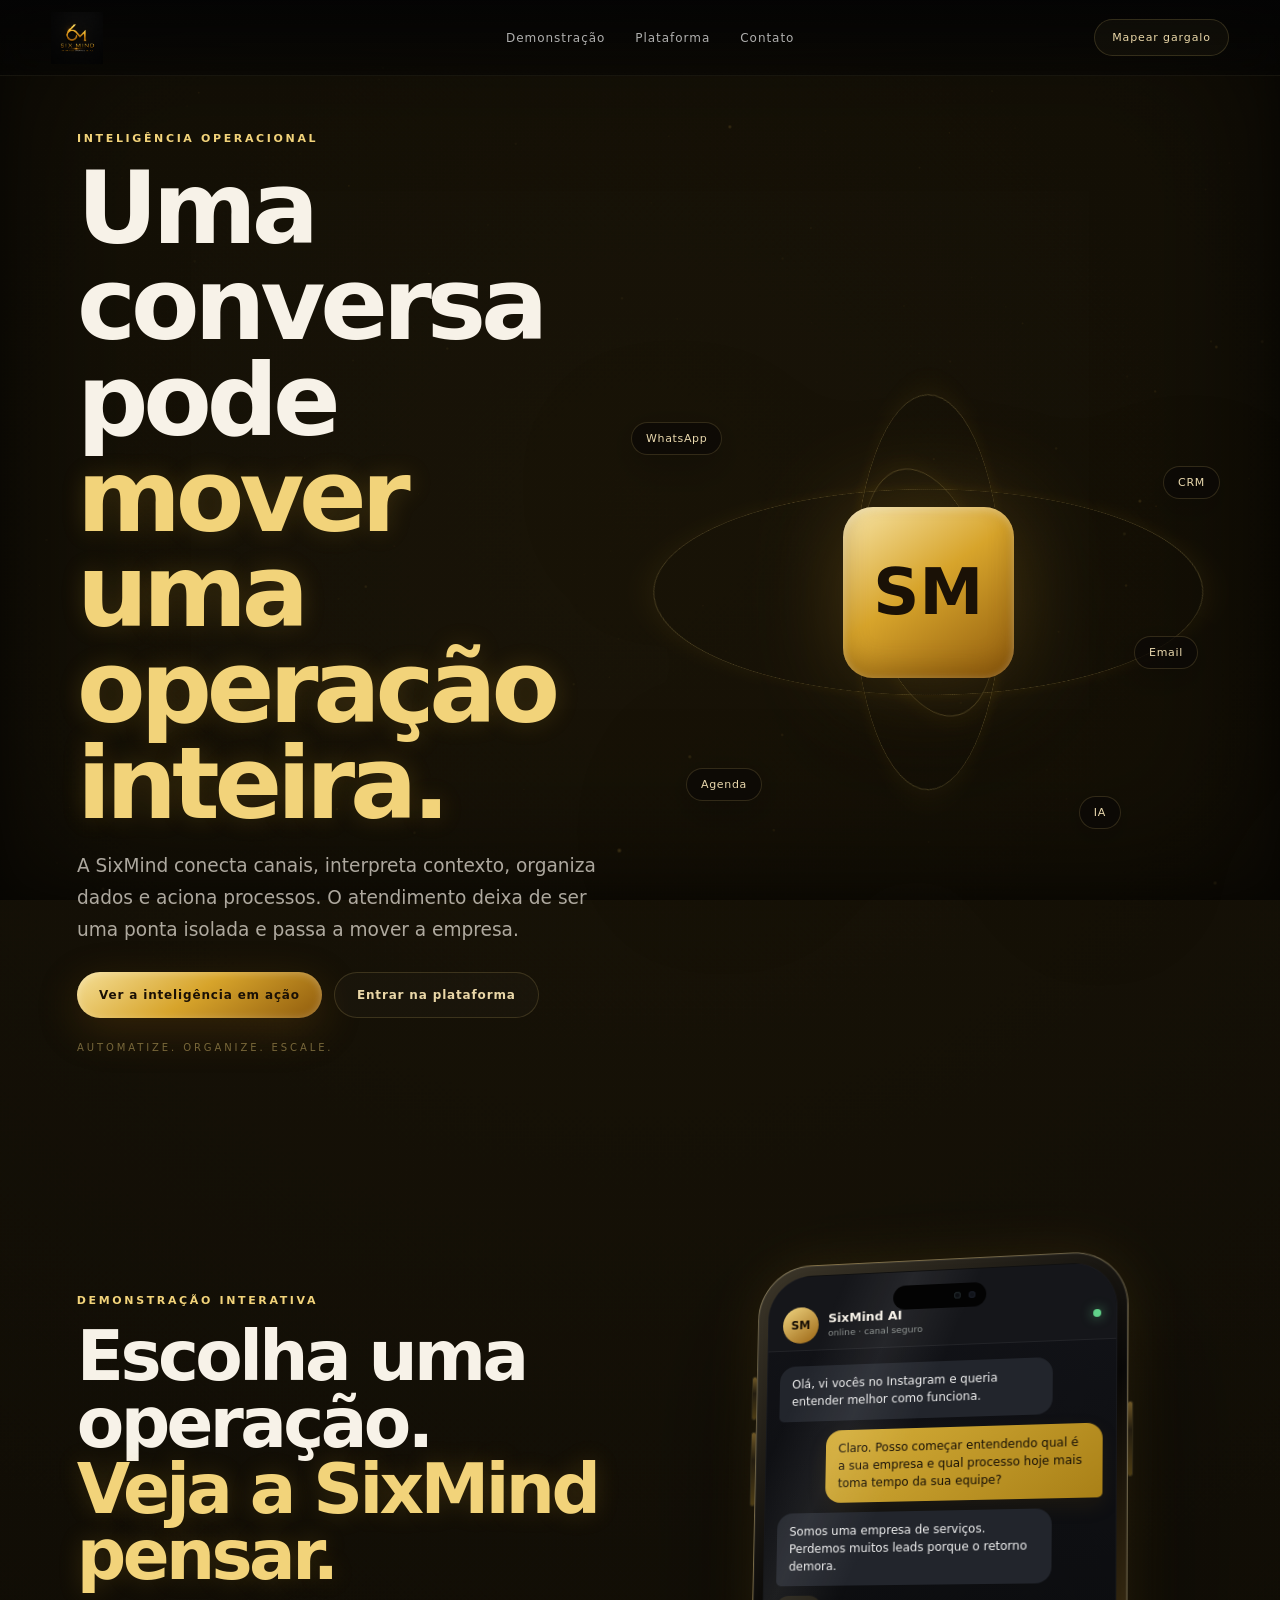
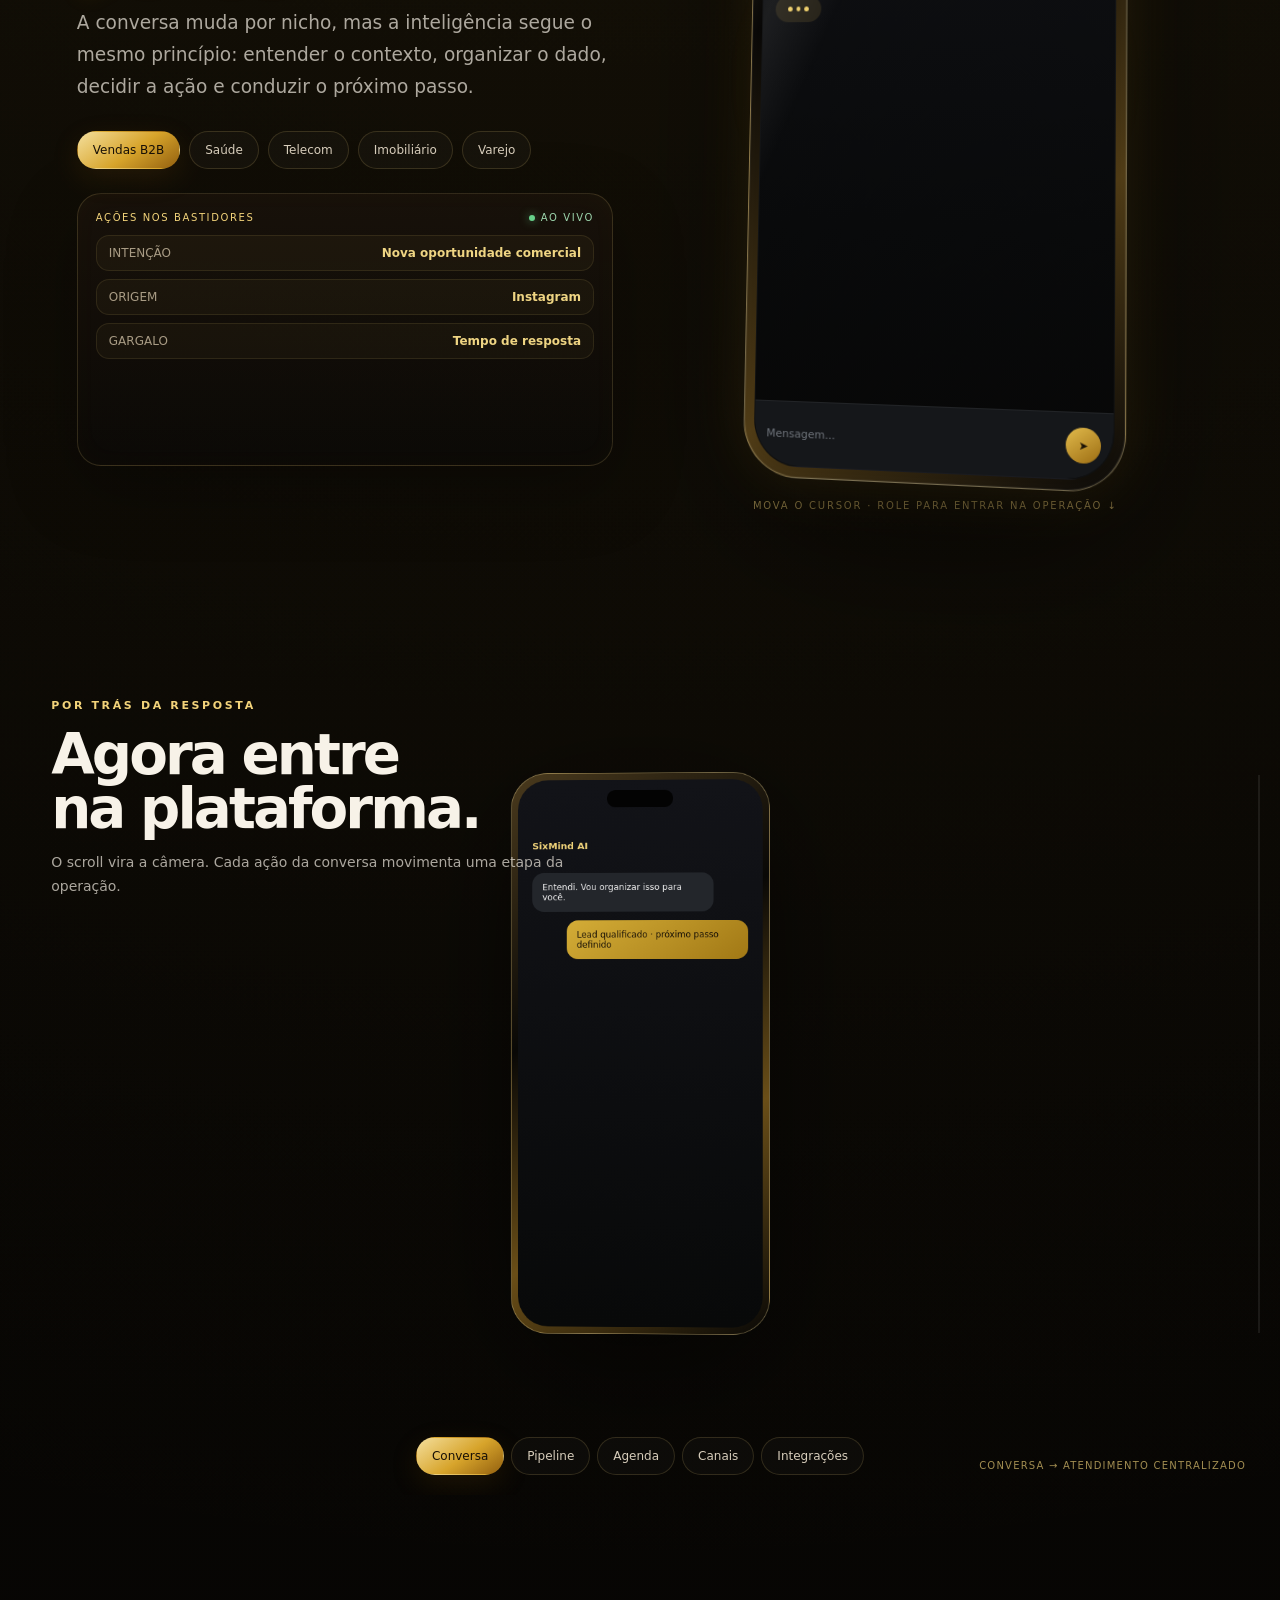
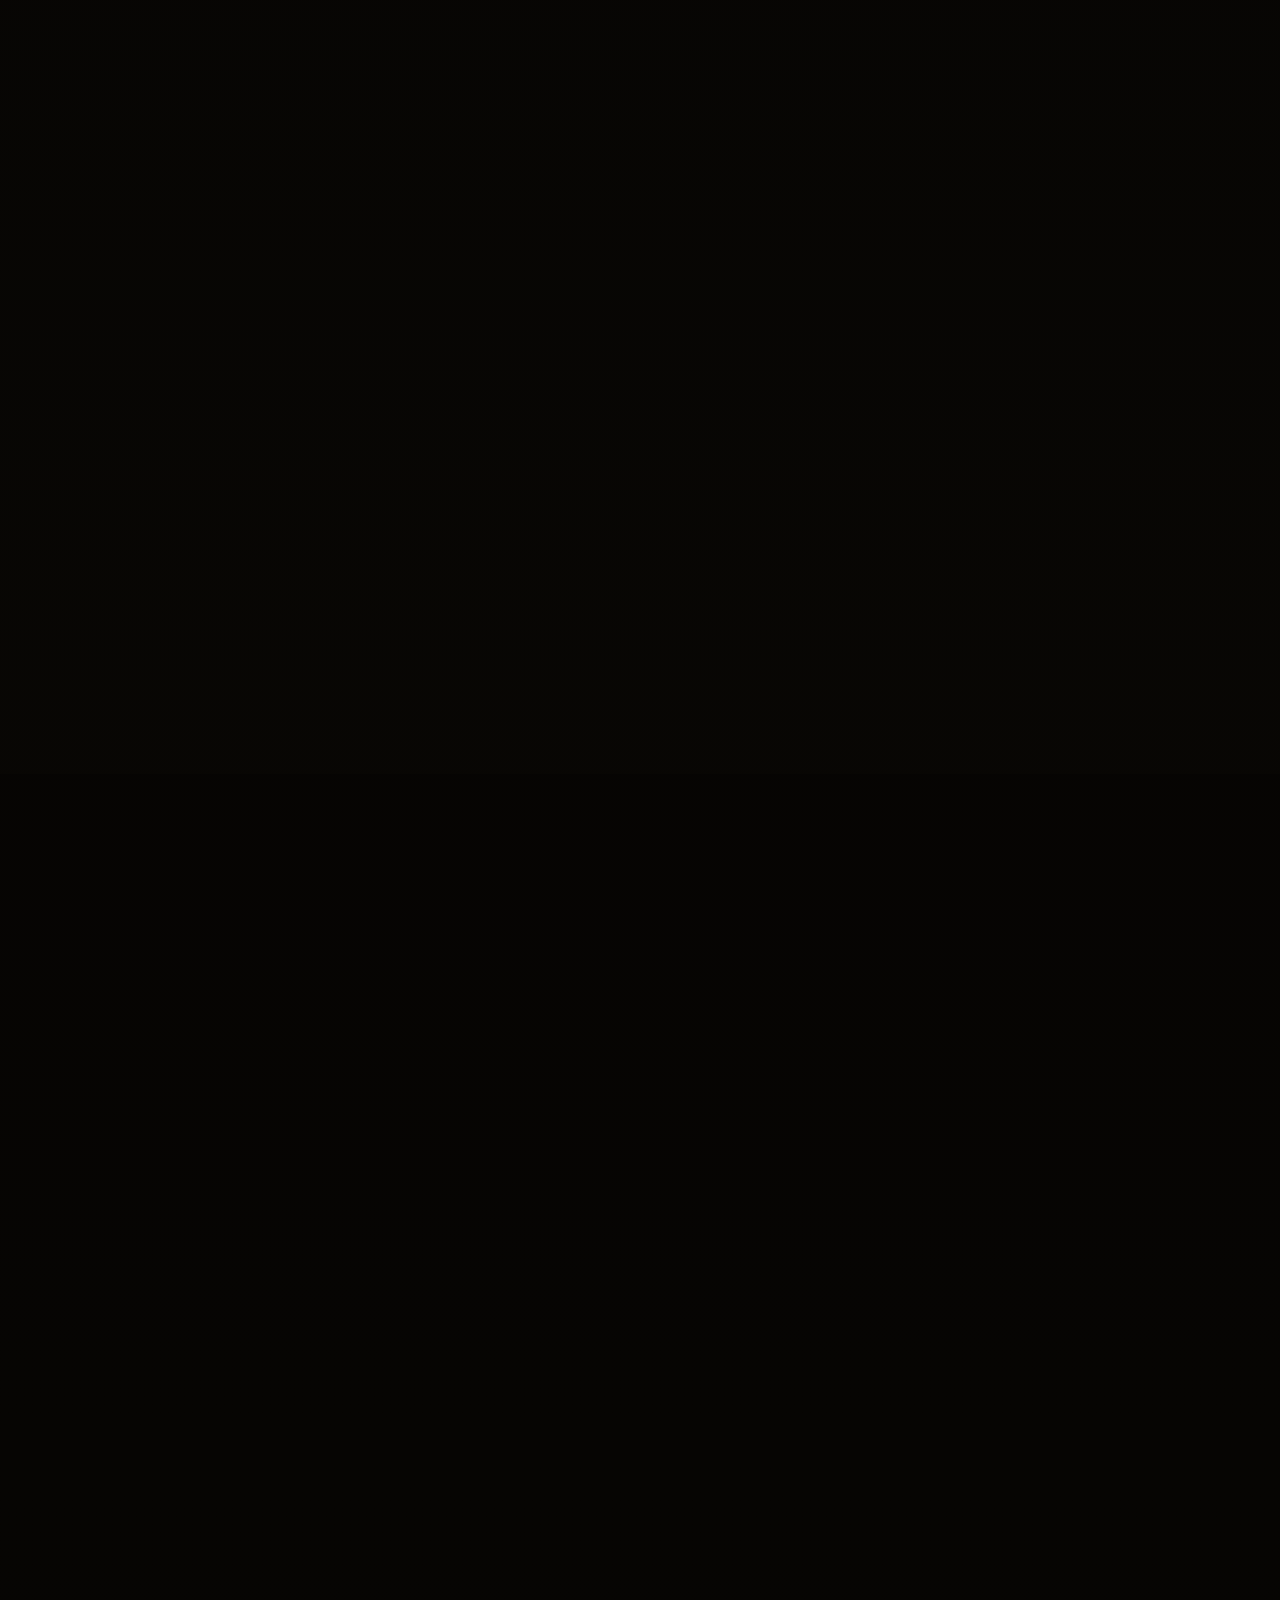
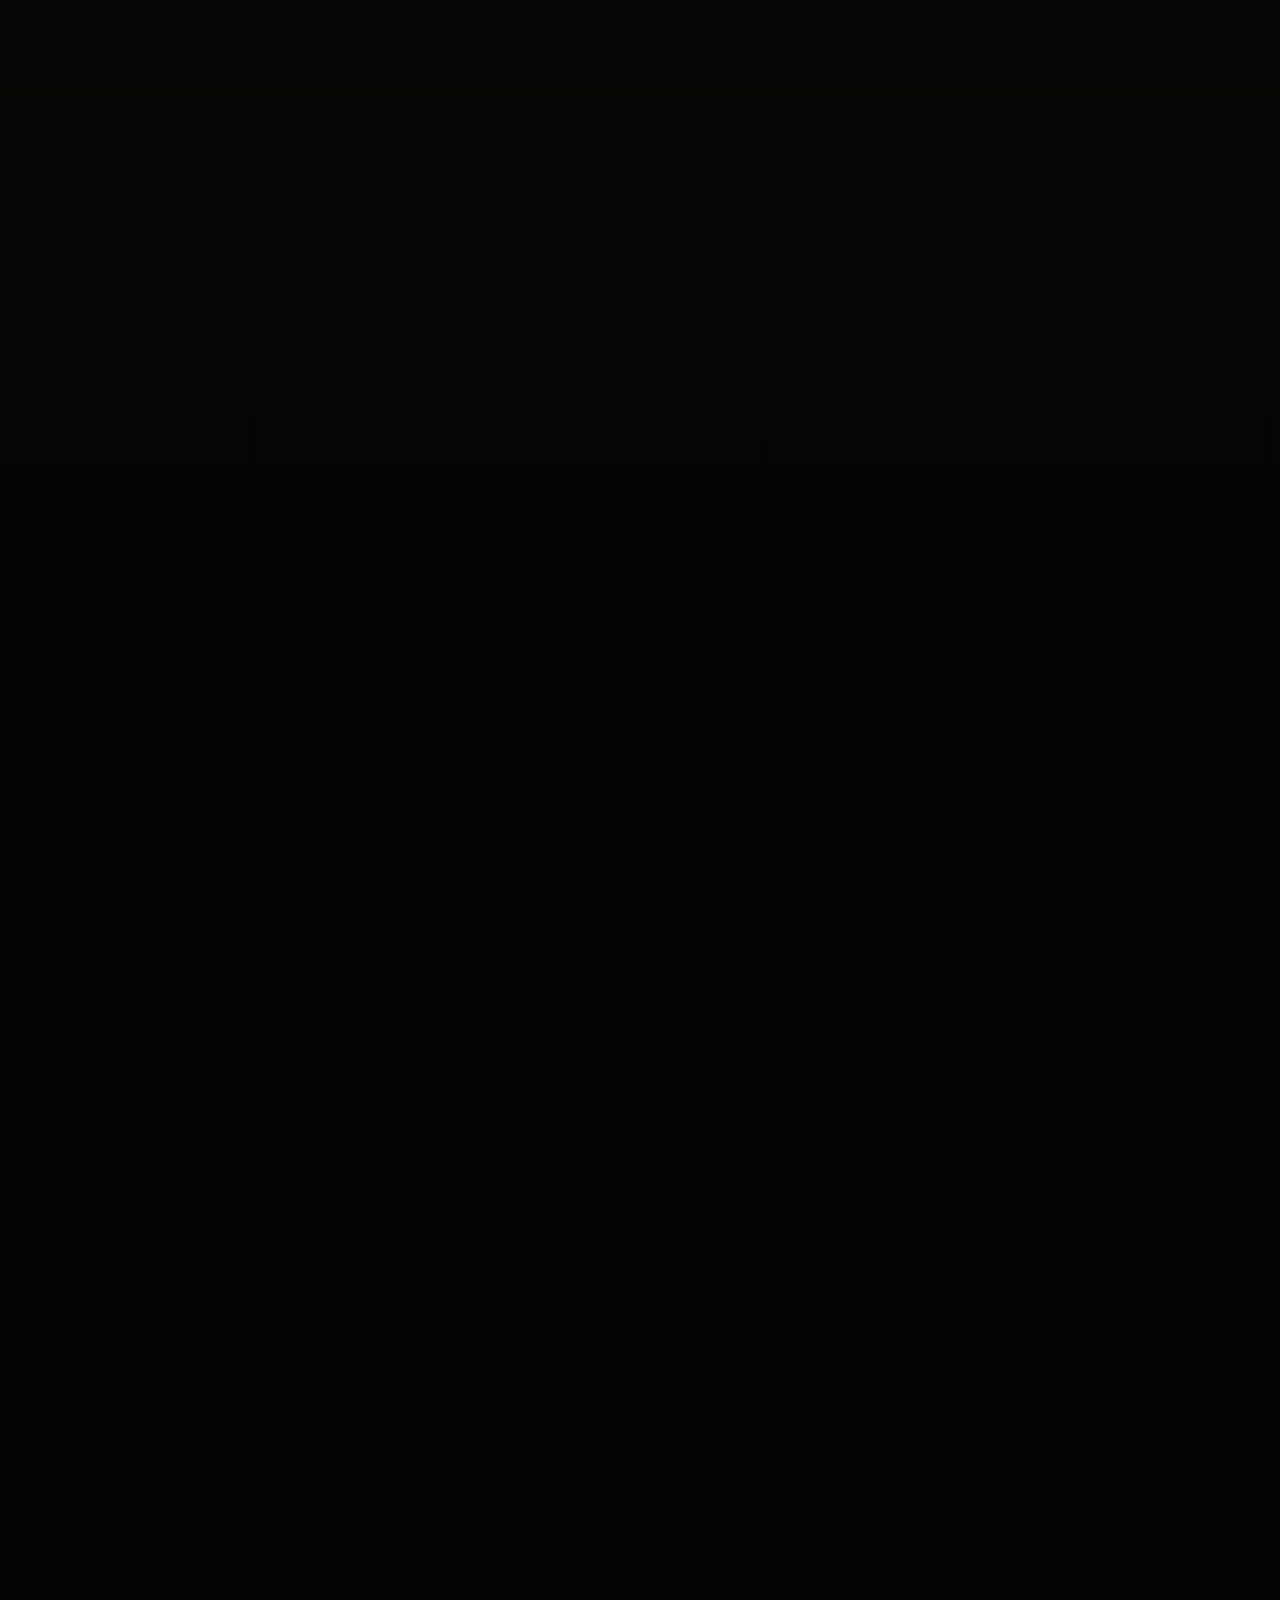
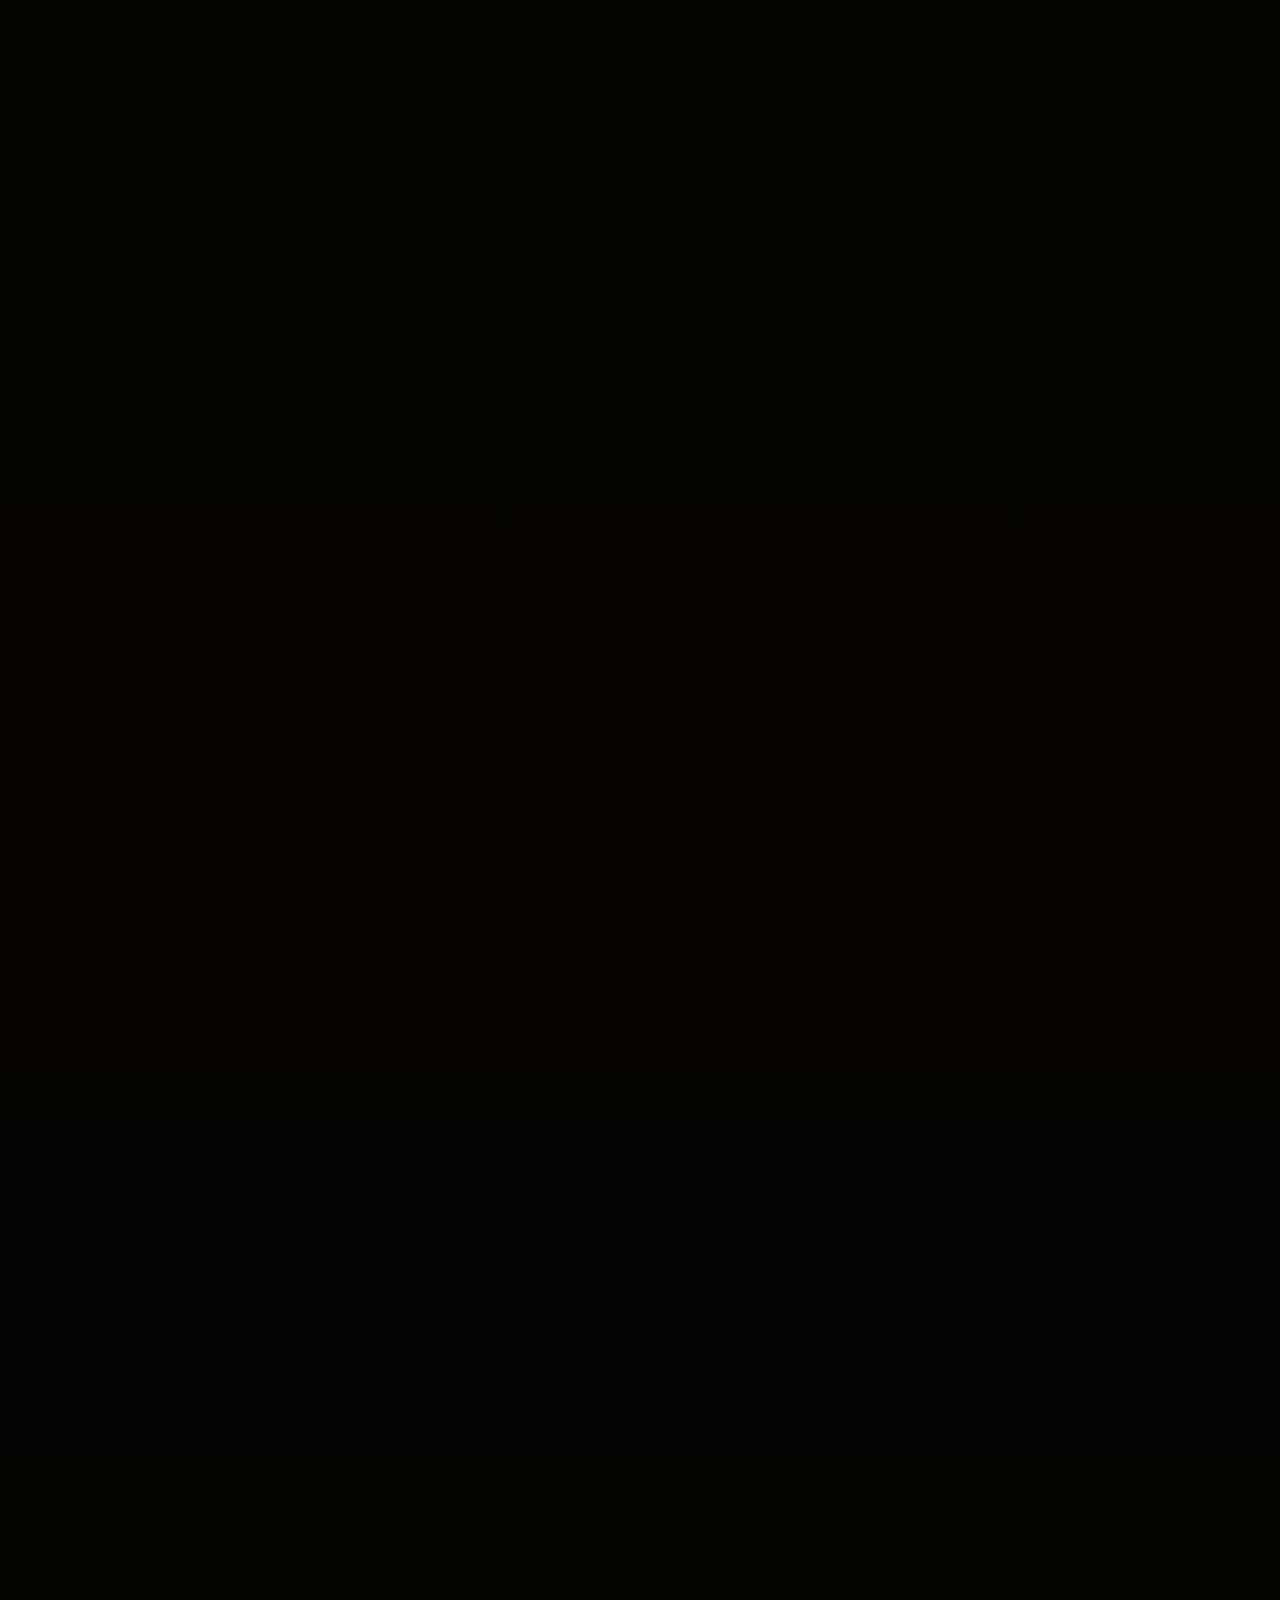
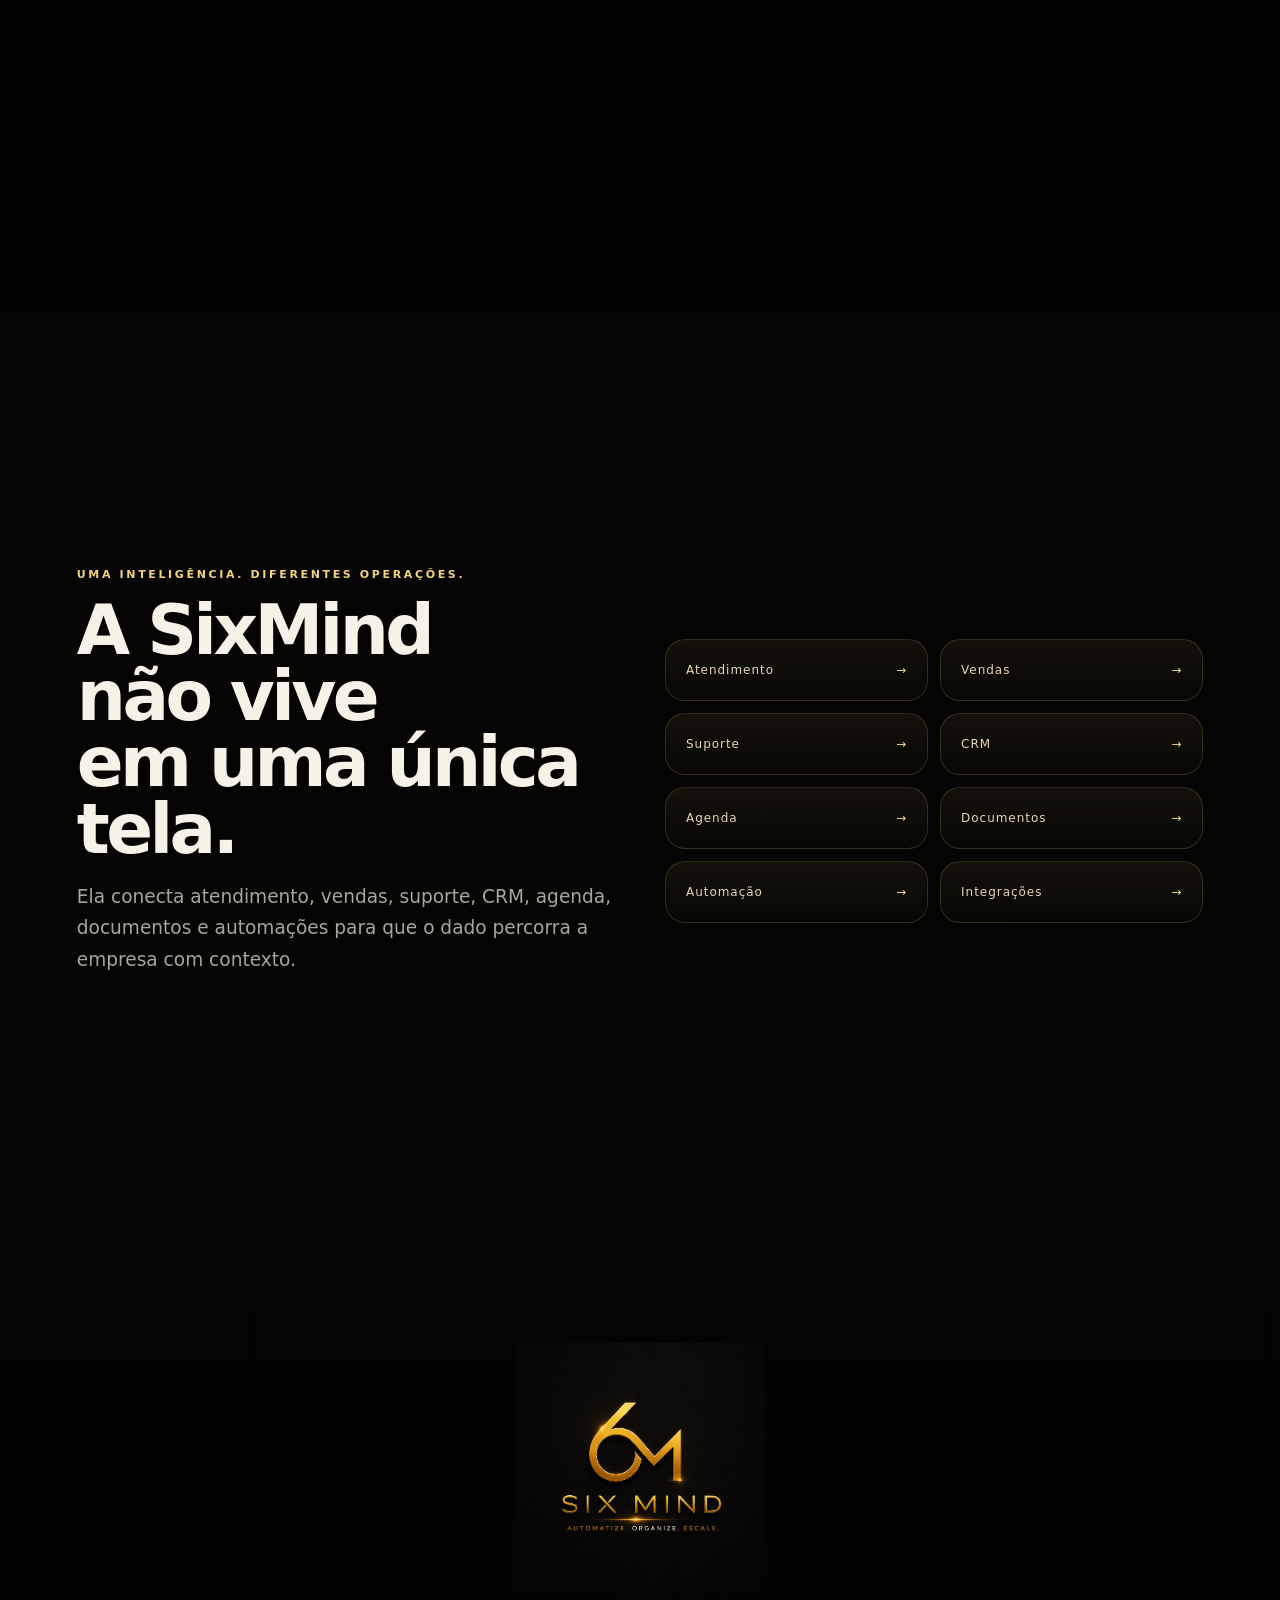
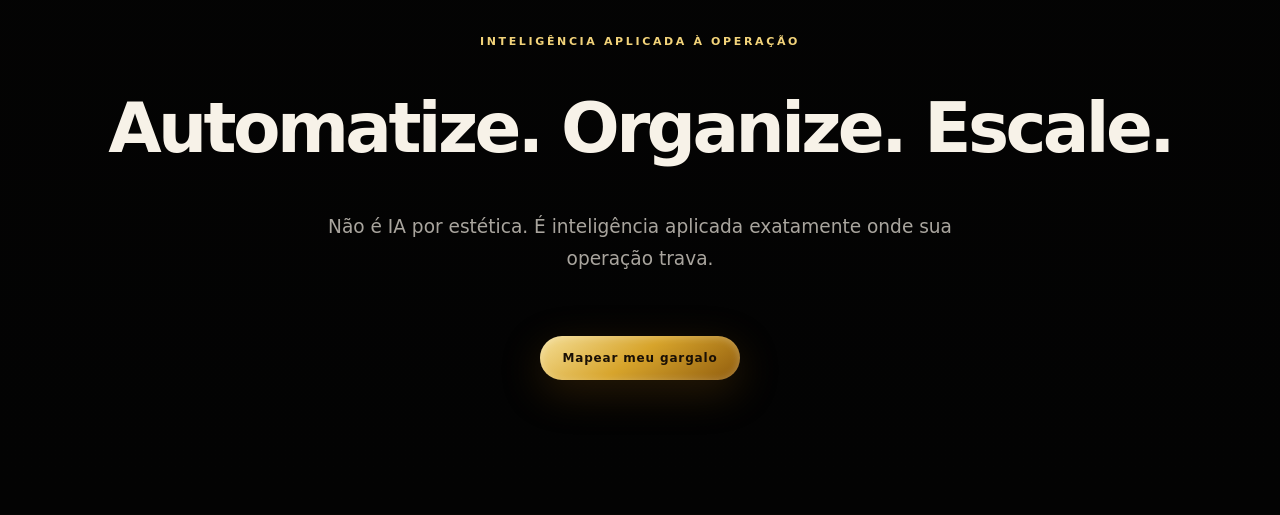
<file: sixmind-v4-cinematic/index.html>
<!doctype html>
<html lang="pt-BR">
<head>
  <meta charset="UTF-8" />
  <meta name="viewport" content="width=device-width, initial-scale=1.0" />
  <meta name="theme-color" content="#050505" />
  <meta name="description" content="SixMind — inteligência operacional que conecta dados, atendimento, pipeline, agenda, canais e integrações." />
  <title>SixMind — Inteligência que move operações</title>
  <link rel="stylesheet" href="src/style.css" />
</head>
<body>
  <canvas id="webgl" aria-hidden="true"></canvas>
  <canvas id="dataFlow" aria-hidden="true"></canvas>
  <div class="grain" aria-hidden="true"></div>
  <div class="vignette" aria-hidden="true"></div>

  <header class="nav" id="nav">
    <a href="#hero" class="brand" aria-label="SixMind - início">
      <img src="assets/logo-sixmind.png" alt="SixMind" />
    </a>
    <nav>
      <a href="#demo">Demonstração</a>
      <a href="#journey">Plataforma</a>
      <a href="#cta">Contato</a>
    </nav>
    <a href="#cta" class="nav-cta">Mapear gargalo</a>
  </header>

  <main>
    <section id="hero" class="hero section">
      <div class="hero-copy reveal">
        <div class="eyebrow">INTELIGÊNCIA OPERACIONAL</div>
        <h1>Uma conversa pode<br><span>mover uma operação inteira.</span></h1>
        <p>
          A SixMind conecta canais, interpreta contexto, organiza dados e aciona processos.
          O atendimento deixa de ser uma ponta isolada e passa a mover a empresa.
        </p>
        <div class="hero-actions">
          <a href="#demo" class="btn primary">Ver a inteligência em ação</a>
          <a href="#journey" class="btn ghost">Entrar na plataforma</a>
        </div>
        <div class="tagline">AUTOMATIZE. ORGANIZE. ESCALE.</div>
      </div>

      <div class="hero-system reveal" aria-hidden="true">
        <div class="system-orbit orbit-1"></div>
        <div class="system-orbit orbit-2"></div>
        <div class="system-orbit orbit-3"></div>
        <div class="system-core">SM</div>
        <div class="hero-node n-whatsapp">WhatsApp</div>
        <div class="hero-node n-crm">CRM</div>
        <div class="hero-node n-agenda">Agenda</div>
        <div class="hero-node n-ai">IA</div>
        <div class="hero-node n-email">Email</div>
      </div>
    </section>

    <section id="demo" class="demo section">
      <div class="demo-copy">
        <div class="eyebrow">DEMONSTRAÇÃO INTERATIVA</div>
        <h2>Escolha uma operação.<br><span>Veja a SixMind pensar.</span></h2>
        <p>
          A conversa muda por nicho, mas a inteligência segue o mesmo princípio:
          entender o contexto, organizar o dado, decidir a ação e conduzir o próximo passo.
        </p>

        <div class="scenario-tabs" role="tablist" aria-label="Cenários de demonstração">
          <button class="active" data-scenario="b2b">Vendas B2B</button>
          <button data-scenario="saude">Saúde</button>
          <button data-scenario="telecom">Telecom</button>
          <button data-scenario="imob">Imobiliário</button>
          <button data-scenario="varejo">Varejo</button>
        </div>

        <div class="logic-panel">
          <div class="logic-head">
            <span>AÇÕES NOS BASTIDORES</span>
            <span id="logicStatus" class="status-live">AO VIVO</span>
          </div>
          <div id="logicFeed" class="logic-feed" aria-live="polite"></div>
        </div>
      </div>

      <div class="phone-zone">
        <div class="phone-halo"></div>
        <div class="phone" id="demoPhone">
          <div class="phone-side left-side side-top"></div>
          <div class="phone-side left-side side-bottom"></div>
          <div class="phone-side right-side power"></div>
          <div class="phone-shell">
            <div class="phone-glass">
              <div class="dynamic-island">
                <span></span><i></i>
              </div>
              <div class="chat-header">
                <div class="chat-avatar">SM</div>
                <div>
                  <strong>SixMind AI</strong>
                  <small>online · canal seguro</small>
                </div>
                <span class="online-dot"></span>
              </div>
              <div id="chat" class="chat" aria-live="polite"></div>
              <div class="chat-composer">
                <span>Mensagem...</span>
                <button aria-label="Enviar mensagem">➤</button>
              </div>
              <div class="glass-reflection"></div>
            </div>
          </div>
        </div>
        <div class="phone-instruction">MOVA O CURSOR · ROLE PARA ENTRAR NA OPERAÇÃO ↓</div>
      </div>
    </section>

    <section id="journey" class="journey">
      <div class="journey-stage" id="journeyStage">
        <div class="journey-copy" id="journeyCopy">
          <div class="eyebrow">POR TRÁS DA RESPOSTA</div>
          <h2>Agora entre<br>na plataforma.</h2>
          <p>O scroll vira a câmera. Cada ação da conversa movimenta uma etapa da operação.</p>
        </div>

        <div class="cinema" id="cinema">
          <div class="portal-phone" id="portalPhone">
            <div class="portal-shell">
              <div class="portal-glass">
                <div class="portal-island"></div>
                <div class="portal-title">SixMind AI</div>
                <div class="portal-bubble">Entendi. Vou organizar isso para você.</div>
                <div class="portal-bubble gold">Lead qualificado · próximo passo definido</div>
              </div>
            </div>
          </div>

          <div class="screen-tunnel" id="screenTunnel" aria-hidden="true">
            <div class="tunnel-line l1"></div>
            <div class="tunnel-line l2"></div>
            <div class="tunnel-line l3"></div>
            <div class="tunnel-line l4"></div>
          </div>

          <div class="platform-stage" id="platformStage">
            <article class="platform-scene active" data-scene="0" data-name="Conversas">
              <div class="screen-wrap screen-conversations">
                <img src="assets/platform-conversas.png" alt="Central de conversas da plataforma SixMind" decoding="async" />
              </div>
              <div class="scene-caption">
                <span class="scene-num">01</span>
                <div><strong>Atendimento centralizado</strong><small>Todos os canais convergem para a mesma operação.</small></div>
              </div>
              <div class="action-chip chip-a">mensagem recebida</div>
              <div class="action-chip chip-b">intenção identificada</div>
            </article>

            <article class="platform-scene" data-scene="1" data-name="Pipeline">
              <div class="screen-wrap screen-pipeline">
                <img src="assets/platform-pipeline.png" alt="Pipeline inteligente da plataforma SixMind" loading="lazy" decoding="async" />
              </div>
              <div class="scene-caption">
                <span class="scene-num">02</span>
                <div><strong>Pipeline inteligente</strong><small>O contato avança conforme contexto, intenção e próxima ação.</small></div>
              </div>
              <div class="action-chip chip-a">lead criado</div>
              <div class="action-chip chip-b">etapa atualizada</div>
            </article>

            <article class="platform-scene" data-scene="2" data-name="Agenda">
              <div class="screen-wrap screen-agenda">
                <img src="assets/platform-agenda.png" alt="Agendamentos cadastrados por IA na plataforma SixMind" loading="lazy" decoding="async" />
              </div>
              <div class="scene-caption">
                <span class="scene-num">03</span>
                <div><strong>Agendamentos por IA</strong><small>A conversa evolui para compromisso sem quebrar o fluxo.</small></div>
              </div>
              <div class="action-chip chip-a">disponibilidade consultada</div>
              <div class="action-chip chip-b">horário confirmado</div>
            </article>

            <article class="platform-scene" data-scene="3" data-name="Canais">
              <div class="screen-wrap screen-channels">
                <img src="assets/platform-canais.png" alt="Canais disponíveis para conexão na SixMind" loading="lazy" decoding="async" />
              </div>
              <div class="scene-caption">
                <span class="scene-num">04</span>
                <div><strong>Canais conectados</strong><small>WhatsApp, Instagram, Messenger, Telegram, voz, email e webchat.</small></div>
              </div>
              <div class="action-chip chip-a">origem preservada</div>
              <div class="action-chip chip-b">contexto unificado</div>
            </article>

            <article class="platform-scene integrations" data-scene="4" data-name="Integrações">
              <div class="integration-grid">
                <img src="assets/platform-integracoes-1.png" alt="Integrações SixMind - modelos e automação" loading="lazy" decoding="async" />
                <img src="assets/platform-integracoes-2.png" alt="Integrações SixMind - comunicação e modelos" loading="lazy" decoding="async" />
                <img src="assets/platform-integracoes-3.png" alt="Integrações SixMind - produtividade e dados" loading="lazy" decoding="async" />
                <img src="assets/platform-integracoes-4.png" alt="Integrações SixMind - pagamentos e dados" loading="lazy" decoding="async" />
              </div>
              <div class="scene-caption">
                <span class="scene-num">05</span>
                <div><strong>Integrações e inteligência</strong><small>Modelos, automações, dados, comunicação e ferramentas externas.</small></div>
              </div>
              <div class="action-chip chip-a">ação externa disparada</div>
              <div class="action-chip chip-b">ecossistema conectado</div>
            </article>
          </div>

          <div class="flow-nodes" id="flowNodes" aria-hidden="true">
            <span data-node="chat">CHAT</span>
            <span data-node="pipeline">PIPELINE</span>
            <span data-node="agenda">AGENDA</span>
            <span data-node="channels">CANAIS</span>
            <span data-node="integrations">INTEGRAÇÕES</span>
          </div>
        </div>

        <div class="journey-progress"><span id="journeyProgress"></span></div>
        <div class="journey-nav" id="journeyNav">
          <button class="active" data-step="0">Conversa</button>
          <button data-step="1">Pipeline</button>
          <button data-step="2">Agenda</button>
          <button data-step="3">Canais</button>
          <button data-step="4">Integrações</button>
        </div>
        <div class="scene-status" id="sceneStatus">Conversa → atendimento centralizado</div>
      </div>
    </section>

    <section class="network section">
      <div class="network-copy">
        <div class="eyebrow">UMA INTELIGÊNCIA. DIFERENTES OPERAÇÕES.</div>
        <h2>A SixMind não vive<br>em uma única tela.</h2>
        <p>
          Ela conecta atendimento, vendas, suporte, CRM, agenda, documentos e automações
          para que o dado percorra a empresa com contexto.
        </p>
      </div>
      <div class="network-cards">
        <div>Atendimento <span>→</span></div>
        <div>Vendas <span>→</span></div>
        <div>Suporte <span>→</span></div>
        <div>CRM <span>→</span></div>
        <div>Agenda <span>→</span></div>
        <div>Documentos <span>→</span></div>
        <div>Automação <span>→</span></div>
        <div>Integrações <span>→</span></div>
      </div>
    </section>

    <section id="cta" class="cta section">
      <img src="assets/logo-sixmind.png" alt="SixMind" class="cta-logo" loading="lazy" decoding="async" />
      <div class="eyebrow">INTELIGÊNCIA APLICADA À OPERAÇÃO</div>
      <h2>Automatize. Organize. Escale.</h2>
      <p>Não é IA por estética. É inteligência aplicada exatamente onde sua operação trava.</p>
      <a href="#" class="btn primary">Mapear meu gargalo</a>
    </section>
  </main>

  <script defer src="src/main.js"></script>
</body>
</html>
</file>
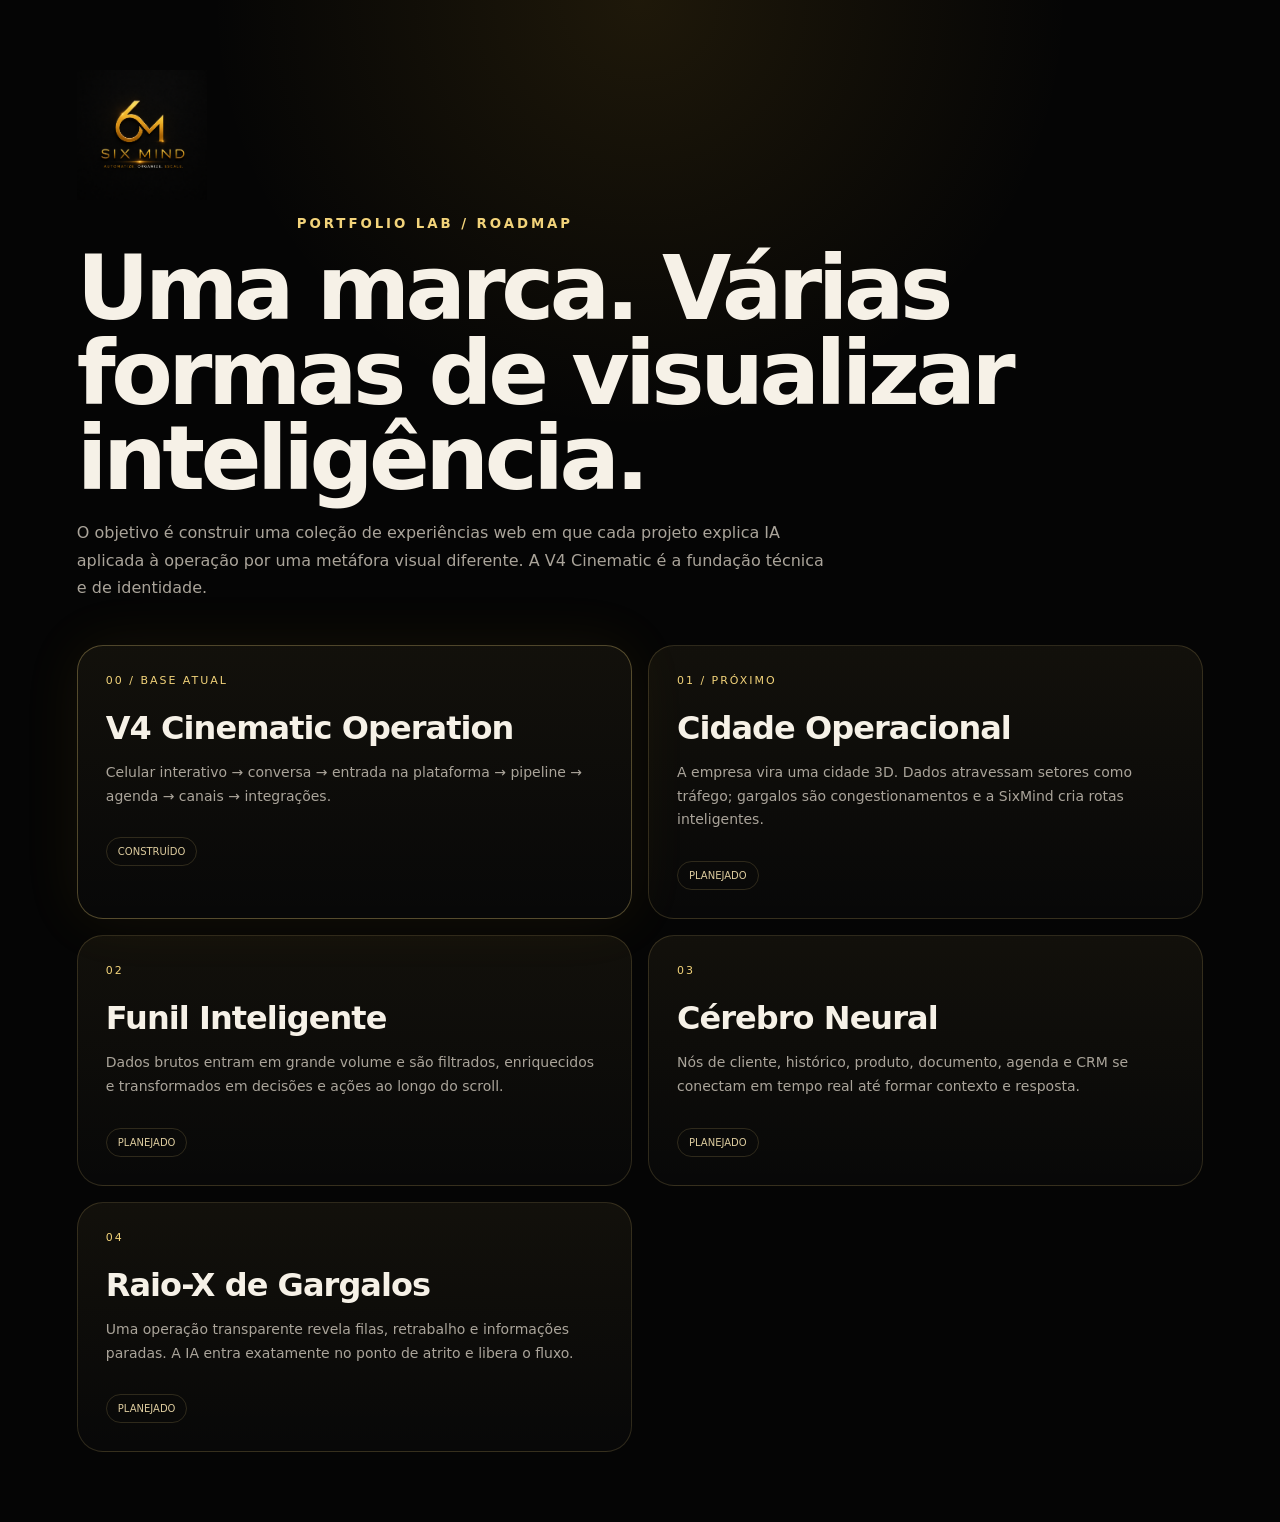
<file: sixmind-v4-cinematic/portfolio-lab/index.html>
<!doctype html><html lang="pt-BR"><head><meta charset="utf-8"><meta name="viewport" content="width=device-width,initial-scale=1"><title>SixMind Portfolio Lab</title><style>
:root{--g:#d7a42b;--g2:#f2d37a;--bg:#050505;--t:#f6f1e7}*{box-sizing:border-box}body{margin:0;background:radial-gradient(circle at 50% 0,rgba(215,164,43,.12),transparent 26%),#050505;color:var(--t);font-family:Inter,system-ui,sans-serif;padding:70px clamp(20px,6vw,90px)}.logo{width:220px;max-height:130px;object-fit:contain;object-position:left;margin-bottom:28px}small{color:var(--g2);letter-spacing:.22em;font-weight:700}h1{font-size:clamp(44px,7vw,92px);line-height:.95;letter-spacing:-.05em;max-width:980px;margin:14px 0 18px}p{color:#aaa49a;line-height:1.7;max-width:760px}.grid{display:grid;grid-template-columns:repeat(2,minmax(0,1fr));gap:16px;margin-top:44px}.card{border:1px solid rgba(242,211,122,.16);border-radius:26px;padding:28px;background:linear-gradient(180deg,rgba(242,211,122,.06),rgba(255,255,255,.015));min-height:250px}.num{color:var(--g2);font-size:11px;letter-spacing:.18em}.card h2{font-size:32px;margin:22px 0 10px;letter-spacing:-.03em}.card p{font-size:14px}.badge{display:inline-flex;margin-top:15px;border:1px solid rgba(242,211,122,.16);border-radius:999px;padding:8px 11px;font-size:10px;color:#dccb9e}.current{box-shadow:0 0 60px rgba(215,164,43,.08);border-color:rgba(242,211,122,.3)}@media(max-width:760px){.grid{grid-template-columns:1fr}}
</style></head><body><img class="logo" src="../assets/logo-sixmind.png" alt="SixMind"><small>PORTFOLIO LAB / ROADMAP</small><h1>Uma marca. Várias formas de visualizar inteligência.</h1><p>O objetivo é construir uma coleção de experiências web em que cada projeto explica IA aplicada à operação por uma metáfora visual diferente. A V4 Cinematic é a fundação técnica e de identidade.</p><div class="grid">
<div class="card current"><div class="num">00 / BASE ATUAL</div><h2>V4 Cinematic Operation</h2><p>Celular interativo → conversa → entrada na plataforma → pipeline → agenda → canais → integrações.</p><span class="badge">CONSTRUÍDO</span></div>
<div class="card"><div class="num">01 / PRÓXIMO</div><h2>Cidade Operacional</h2><p>A empresa vira uma cidade 3D. Dados atravessam setores como tráfego; gargalos são congestionamentos e a SixMind cria rotas inteligentes.</p><span class="badge">PLANEJADO</span></div>
<div class="card"><div class="num">02</div><h2>Funil Inteligente</h2><p>Dados brutos entram em grande volume e são filtrados, enriquecidos e transformados em decisões e ações ao longo do scroll.</p><span class="badge">PLANEJADO</span></div>
<div class="card"><div class="num">03</div><h2>Cérebro Neural</h2><p>Nós de cliente, histórico, produto, documento, agenda e CRM se conectam em tempo real até formar contexto e resposta.</p><span class="badge">PLANEJADO</span></div>
<div class="card"><div class="num">04</div><h2>Raio-X de Gargalos</h2><p>Uma operação transparente revela filas, retrabalho e informações paradas. A IA entra exatamente no ponto de atrito e libera o fluxo.</p><span class="badge">PLANEJADO</span></div>
</div></body></html>
</file>
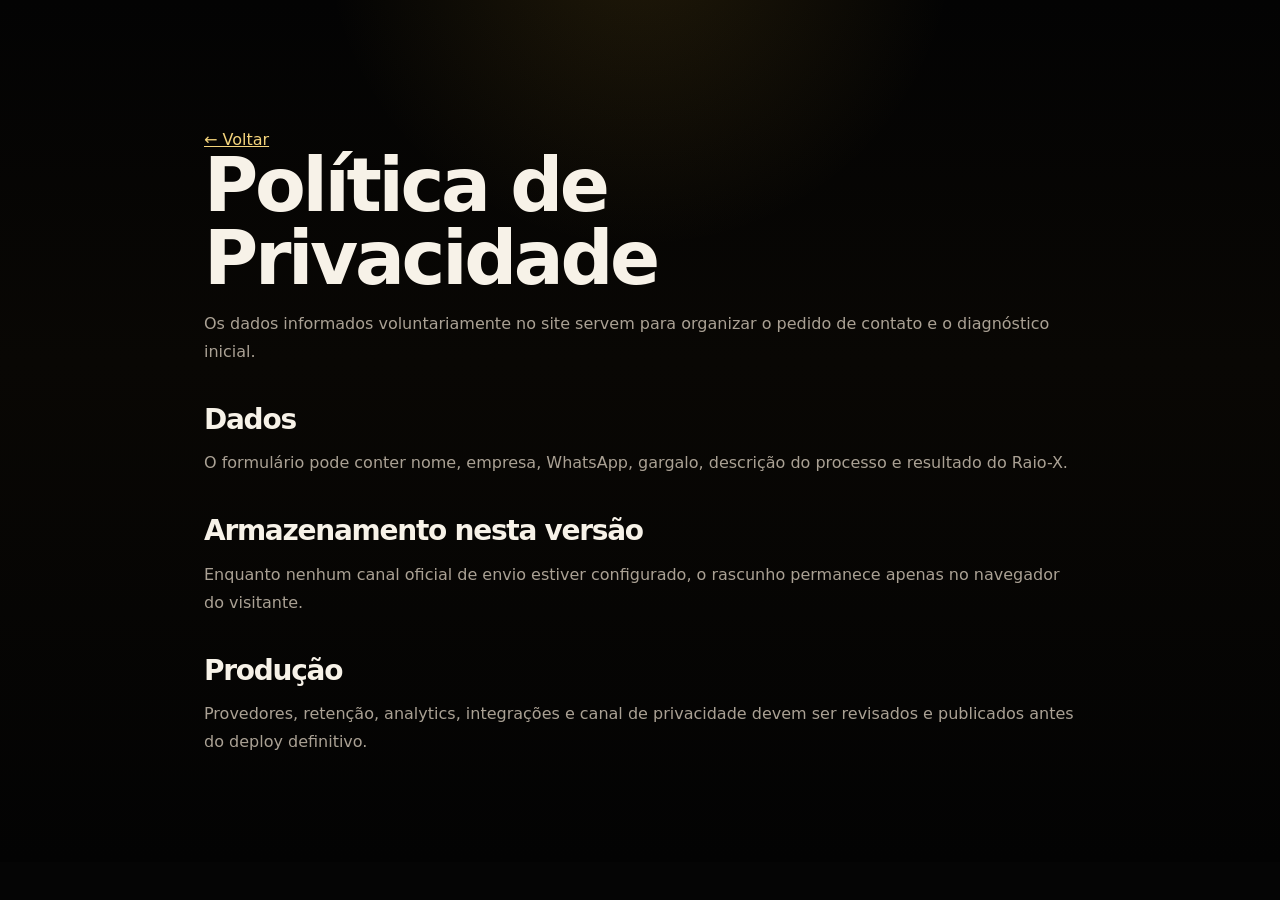
<file: sixmind-v6/privacy.html>
<!doctype html><html lang="pt-BR"><head><meta charset="utf-8"><meta name="viewport" content="width=device-width,initial-scale=1"><title>Privacidade — SixMind</title><link rel="stylesheet" href="src/base.css"><link rel="stylesheet" href="src/f11-f15.css"></head><body><main class="legal-page"><a href="index.html">← Voltar</a><h1>Política de Privacidade</h1><p>Os dados informados voluntariamente no site servem para organizar o pedido de contato e o diagnóstico inicial.</p><h2>Dados</h2><p>O formulário pode conter nome, empresa, WhatsApp, gargalo, descrição do processo e resultado do Raio-X.</p><h2>Armazenamento nesta versão</h2><p>Enquanto nenhum canal oficial de envio estiver configurado, o rascunho permanece apenas no navegador do visitante.</p><h2>Produção</h2><p>Provedores, retenção, analytics, integrações e canal de privacidade devem ser revisados e publicados antes do deploy definitivo.</p></main></body></html>
</file>
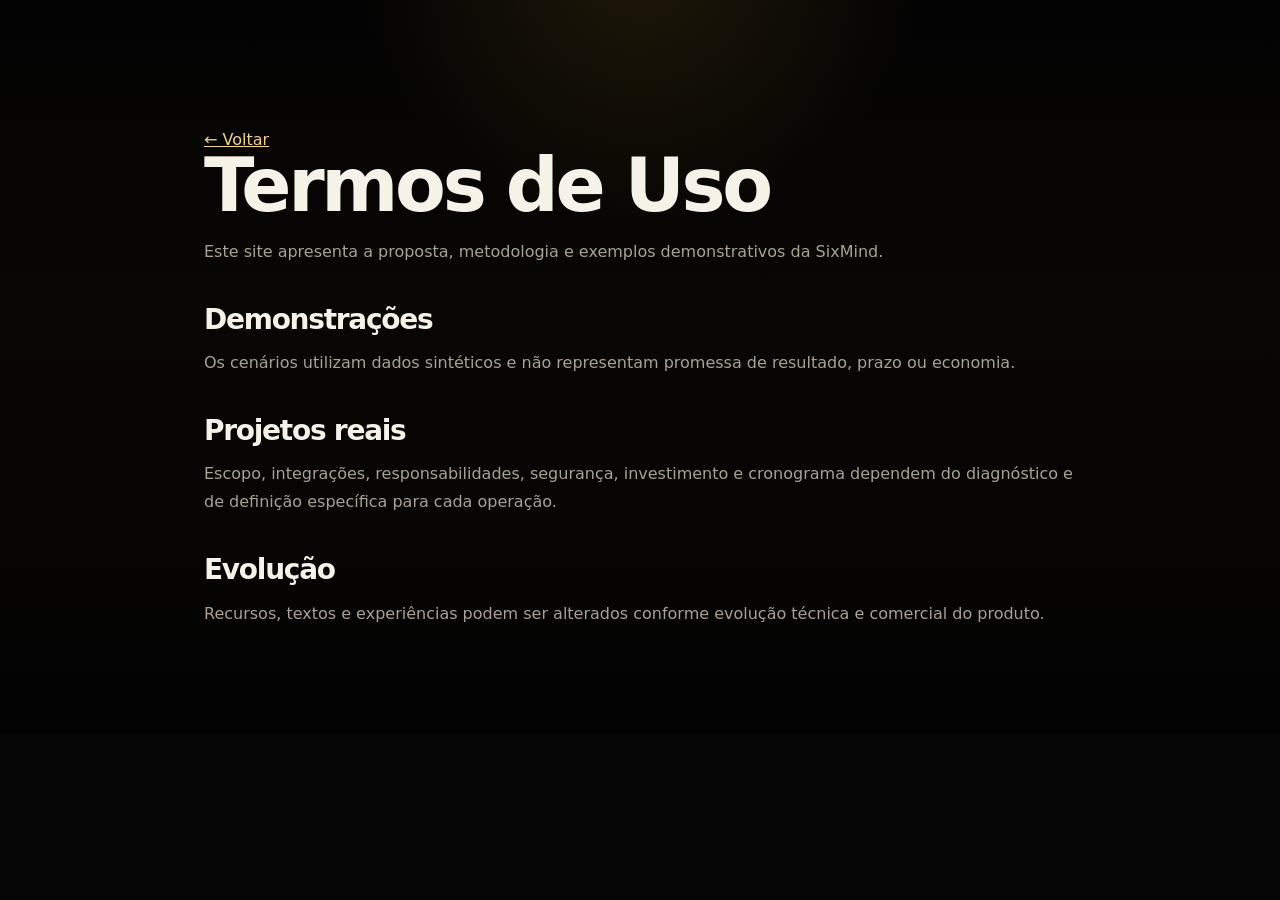
<file: sixmind-v6/terms.html>
<!doctype html><html lang="pt-BR"><head><meta charset="utf-8"><meta name="viewport" content="width=device-width,initial-scale=1"><title>Termos de Uso — SixMind</title><link rel="stylesheet" href="src/base.css"><link rel="stylesheet" href="src/f11-f15.css"></head><body><main class="legal-page"><a href="index.html">← Voltar</a><h1>Termos de Uso</h1><p>Este site apresenta a proposta, metodologia e exemplos demonstrativos da SixMind.</p><h2>Demonstrações</h2><p>Os cenários utilizam dados sintéticos e não representam promessa de resultado, prazo ou economia.</p><h2>Projetos reais</h2><p>Escopo, integrações, responsabilidades, segurança, investimento e cronograma dependem do diagnóstico e de definição específica para cada operação.</p><h2>Evolução</h2><p>Recursos, textos e experiências podem ser alterados conforme evolução técnica e comercial do produto.</p></main></body></html>
</file>
<file: sixmind-v4-cinematic/src/style.css>
:root{
  --bg:#050505;
  --bg2:#0a0805;
  --gold:#d7a42b;
  --gold2:#f2d37a;
  --gold3:#8f5b0d;
  --text:#f7f2e8;
  --muted:rgba(247,242,232,.68);
  --line:rgba(242,211,122,.16);
  --panel:rgba(17,13,9,.72);
  --danger:#d26d4d;
  --journey-progress:0;
}
*{box-sizing:border-box}
html{scroll-behavior:smooth;background:var(--bg)}
body{
  margin:0;
  color:var(--text);
  background:
    radial-gradient(circle at 50% 5%,rgba(215,164,43,.10),transparent 28%),
    linear-gradient(180deg,#030303 0%,#090704 46%,#030303 100%);
  font-family:Inter,ui-sans-serif,system-ui,-apple-system,BlinkMacSystemFont,"Segoe UI",sans-serif;
  overflow-x:hidden;
}
a{color:inherit}
button{font:inherit}
#webgl,#dataFlow{position:fixed;inset:0;width:100%;height:100%;pointer-events:none}
#webgl{z-index:0;opacity:.84}
#dataFlow{z-index:7}
.grain{
  position:fixed;inset:0;z-index:1;pointer-events:none;opacity:.05;
  background-image:radial-gradient(rgba(255,255,255,.55) .55px,transparent .55px);
  background-size:7px 7px;
  mix-blend-mode:soft-light;
}
.vignette{
  position:fixed;inset:0;z-index:2;pointer-events:none;
  box-shadow:inset 0 0 160px rgba(0,0,0,.74),inset 0 0 34px rgba(0,0,0,.32);
}
.nav{
  position:fixed;z-index:50;inset:0 0 auto 0;height:76px;
  display:grid;grid-template-columns:auto 1fr auto;align-items:center;gap:28px;
  padding:0 clamp(18px,4vw,64px);
  background:linear-gradient(180deg,rgba(4,4,4,.92),rgba(4,4,4,.48));
  backdrop-filter:blur(18px);
  border-bottom:1px solid rgba(242,211,122,.08);
  transition:opacity .35s ease,transform .35s ease;
}
.nav.hidden{opacity:0;transform:translateY(-18px);pointer-events:none}
.brand{display:flex;align-items:center;text-decoration:none}.brand img{width:155px;height:52px;object-fit:contain;object-position:left center}
.nav nav{display:flex;justify-content:center;gap:30px}.nav nav a{font-size:12px;letter-spacing:.08em;text-decoration:none;color:rgba(255,255,255,.68);transition:color .2s}.nav nav a:hover{color:var(--gold2)}
.nav-cta{padding:11px 17px;border:1px solid var(--line);border-radius:999px;text-decoration:none;font-size:11px;letter-spacing:.08em;color:#ead7a8;background:rgba(242,211,122,.04)}
.section{position:relative;z-index:3;min-height:100vh;padding:112px clamp(22px,6vw,96px) 80px}
.eyebrow{margin-bottom:16px;color:var(--gold2);font-size:11px;letter-spacing:.24em;font-weight:800}
h1,h2{margin:0;line-height:.96;letter-spacing:-.052em;text-wrap:balance}
h1{font-size:clamp(48px,7.8vw,112px)}h2{font-size:clamp(40px,5.4vw,80px)}
h1 span,h2 span{color:var(--gold2);text-shadow:0 0 24px rgba(215,164,43,.18)}
p{color:var(--muted);font-size:clamp(16px,1.45vw,20px);line-height:1.72}
.btn{display:inline-flex;align-items:center;justify-content:center;padding:15px 22px;border-radius:999px;text-decoration:none;font-size:12px;font-weight:800;letter-spacing:.07em;transition:transform .22s ease,box-shadow .22s ease,border-color .22s ease}.btn:hover{transform:translateY(-2px)}
.btn.primary{color:#1a1005;background:linear-gradient(145deg,#f5df97,#d7a42b 48%,#8f5b0d);box-shadow:0 12px 42px rgba(143,91,13,.27),inset 0 1px 8px rgba(255,255,255,.28)}
.btn.ghost{border:1px solid var(--line);color:#ead7a7;background:rgba(255,255,255,.02)}
.hero{display:grid;grid-template-columns:1.14fr .86fr;gap:44px;align-items:center;padding-top:132px}
.hero-copy p{max-width:780px}.hero-actions{display:flex;flex-wrap:wrap;gap:12px;margin-top:26px}.tagline{margin-top:24px;color:rgba(242,211,122,.44);font-size:10px;letter-spacing:.29em}
.hero-system{position:relative;width:min(43vw,560px);aspect-ratio:1;margin:auto;transform-style:preserve-3d;filter:drop-shadow(0 46px 65px rgba(0,0,0,.46))}
.system-orbit{position:absolute;inset:0;margin:auto;border-radius:50%;border:1px solid rgba(242,211,122,.23);box-shadow:0 0 35px rgba(215,164,43,.08);will-change:transform}
.orbit-1{width:100%;height:100%;transform:rotateX(68deg) rotateZ(8deg)}.orbit-2{width:72%;height:72%;transform:rotateY(68deg) rotateZ(-22deg)}.orbit-3{width:46%;height:46%;transform:rotateX(22deg) rotateY(58deg)}
.system-core{position:absolute;inset:0;margin:auto;width:31%;aspect-ratio:1;height:max-content;border-radius:30px;display:grid;place-items:center;font-size:clamp(38px,5vw,66px);font-weight:900;color:#1a1106;background:linear-gradient(145deg,#f8e6aa,#d7a42b 46%,#8f5b0d);box-shadow:0 0 90px rgba(215,164,43,.27),inset 0 2px 9px rgba(255,255,255,.32),inset 0 -12px 24px rgba(90,52,0,.32)}
.hero-node{position:absolute;padding:9px 14px;border-radius:999px;border:1px solid var(--line);background:rgba(11,9,6,.74);backdrop-filter:blur(12px);font-size:11px;letter-spacing:.06em;color:#ead9ae;box-shadow:0 8px 34px rgba(0,0,0,.22)}
.n-whatsapp{left:-4%;top:19%}.n-crm{right:-3%;top:27%}.n-agenda{left:6%;bottom:12%}.n-ai{right:15%;bottom:7%}.n-email{right:1%;top:58%}
.reveal{animation:reveal .9s cubic-bezier(.2,.75,.2,1) both}.hero-system.reveal{animation-delay:.12s}
@keyframes reveal{from{opacity:0;transform:translateY(28px) scale(.98)}to{opacity:1;transform:none}}

.demo{display:grid;grid-template-columns:1fr 1fr;gap:54px;align-items:center;min-height:118vh}.demo-copy{max-width:760px}.scenario-tabs{display:flex;flex-wrap:wrap;gap:9px;margin:28px 0 24px}.scenario-tabs button,.journey-nav button{border:1px solid var(--line);background:rgba(255,255,255,.025);color:#d7cdbb;padding:11px 15px;border-radius:999px;cursor:pointer;font-size:12px;transition:.22s}.scenario-tabs button:hover,.scenario-tabs button.active,.journey-nav button.active{color:#181006;border-color:transparent;background:linear-gradient(145deg,#f4df9c,#d7a42b 54%,#93600f);box-shadow:0 9px 28px rgba(143,91,13,.16)}
.logic-panel{border:1px solid var(--line);border-radius:24px;padding:18px;background:linear-gradient(180deg,rgba(26,19,11,.78),rgba(11,9,7,.74));box-shadow:0 22px 70px rgba(0,0,0,.27),inset 0 0 28px rgba(215,164,43,.025);min-height:215px}.logic-head{display:flex;align-items:center;justify-content:space-between;margin-bottom:12px;font-size:10px;letter-spacing:.16em;color:var(--gold2)}.status-live{display:inline-flex;gap:6px;align-items:center;color:#9ed7ae}.status-live::before{content:"";width:6px;height:6px;border-radius:50%;background:#67d08a;box-shadow:0 0 10px rgba(103,208,138,.65)}.logic-feed{display:grid;gap:8px}.logic-item{display:grid;grid-template-columns:1fr 1fr;gap:16px;padding:10px 12px;border-radius:13px;border:1px solid rgba(242,211,122,.1);background:rgba(242,211,122,.035);font-size:12px;opacity:0;transform:translateY(6px)}.logic-item.visible{animation:logicIn .35s forwards}.logic-item span{color:#a89b84}.logic-item strong{text-align:right;color:#efd583;font-weight:700}@keyframes logicIn{to{opacity:1;transform:none}}
.phone-zone{position:relative;display:grid;place-items:center;perspective:1500px;min-height:760px}.phone-halo{position:absolute;width:430px;height:430px;border-radius:50%;background:radial-gradient(circle,rgba(215,164,43,.13),transparent 64%);filter:blur(18px);animation:pulseHalo 4s ease-in-out infinite}@keyframes pulseHalo{50%{transform:scale(1.06);opacity:.7}}
.phone{position:relative;width:min(382px,84vw);aspect-ratio:9/19.5;transform:rotateY(-10deg) rotateX(4deg);transform-style:preserve-3d;filter:drop-shadow(0 46px 76px rgba(0,0,0,.58));transition:transform .14s ease-out;will-change:transform}.phone-shell{position:absolute;inset:0;padding:10px;border-radius:56px;background:linear-gradient(145deg,#3b3528,#080706 35%,#4f3b15 72%,#090807);border:1px solid rgba(255,233,169,.36);box-shadow:inset 0 0 0 1px rgba(255,255,255,.055),inset 0 0 22px rgba(255,255,255,.025),0 0 55px rgba(215,164,43,.12)}.phone-glass{height:100%;position:relative;overflow:hidden;border-radius:46px;background:linear-gradient(180deg,#121318,#090a0b 70%,#070707);display:grid;grid-template-rows:78px 1fr 64px;border:1px solid rgba(255,255,255,.035)}.dynamic-island{position:absolute;z-index:9;top:14px;left:50%;transform:translateX(-50%);width:96px;height:25px;border-radius:20px;background:#030303;display:flex;align-items:center;justify-content:flex-end;gap:8px;padding-right:11px}.dynamic-island span{width:7px;height:7px;border-radius:50%;background:#0c0e12;box-shadow:inset 0 0 2px #455}.dynamic-island i{display:block;width:7px;height:7px;border-radius:50%;background:#11141a;box-shadow:inset 0 0 2px #2b3040}.phone-side{position:absolute;z-index:-1;background:linear-gradient(180deg,#6a5427,#1a160f 38%,#463714);border-radius:3px;box-shadow:0 0 0 1px rgba(255,230,160,.1)}.left-side{left:-4px;width:4px}.side-top{top:116px;height:44px}.side-bottom{top:174px;height:76px}.right-side{right:-4px;width:4px}.power{top:154px;height:74px}.chat-header{padding:34px 15px 10px;display:flex;align-items:center;gap:10px;background:#15161a;border-bottom:1px solid rgba(255,255,255,.055)}.chat-avatar{width:38px;height:38px;border-radius:50%;display:grid;place-items:center;background:linear-gradient(145deg,#efd480,#9b6513);font-size:12px;font-weight:900;color:#181006}.chat-header strong{display:block;font-size:13px}.chat-header small{display:block;font-size:9.5px;color:#8b908e;margin-top:2px}.online-dot{margin-left:auto;width:8px;height:8px;border-radius:50%;background:#61d38a;box-shadow:0 0 12px rgba(97,211,138,.7)}.chat{padding:16px 13px 13px;overflow:hidden;display:flex;flex-direction:column;gap:10px;scroll-behavior:smooth}.bubble{max-width:85%;padding:11px 13px;border-radius:16px;font-size:12px;line-height:1.48;opacity:0;transform:translateY(8px) scale(.98);animation:bubbleIn .34s forwards}.bubble.user{align-self:flex-start;background:#22252c;color:#f2f2f2;border-bottom-left-radius:5px}.bubble.ai{align-self:flex-end;background:linear-gradient(145deg,#d6af39,#a98017);color:#171006;border-bottom-right-radius:5px;box-shadow:0 8px 20px rgba(121,83,10,.14)}.bubble.typing{display:flex;gap:4px;align-items:center;width:48px;background:#252117;color:#e4c55d}.typing-dot{width:5px;height:5px;border-radius:50%;background:#edcd68;animation:typing 1s infinite}.typing-dot:nth-child(2){animation-delay:.15s}.typing-dot:nth-child(3){animation-delay:.3s}@keyframes typing{0%,60%,100%{opacity:.25;transform:translateY(0)}30%{opacity:1;transform:translateY(-2px)}}@keyframes bubbleIn{to{opacity:1;transform:none}}.chat-composer{display:flex;align-items:center;justify-content:space-between;padding:10px 12px;background:#15171a;border-top:1px solid rgba(255,255,255,.055);color:#6f747b;font-size:11px}.chat-composer button{width:34px;height:34px;border:0;border-radius:50%;background:linear-gradient(145deg,#e2bb4c,#9b6c12);color:#171006;cursor:pointer}.glass-reflection{position:absolute;inset:-30% 30% -30% -80%;background:linear-gradient(105deg,transparent 42%,rgba(255,255,255,.07) 50%,transparent 58%);transform:rotate(8deg);pointer-events:none;animation:glassSweep 9s ease-in-out infinite}@keyframes glassSweep{0%,68%{transform:translateX(-30%) rotate(8deg)}88%,100%{transform:translateX(180%) rotate(8deg)}}.phone-instruction{margin-top:22px;color:rgba(242,211,122,.56);font-size:10px;letter-spacing:.18em;text-align:center}

.journey{position:relative;z-index:4;height:680vh;background:linear-gradient(180deg,transparent,rgba(0,0,0,.20) 10%,rgba(0,0,0,.32) 88%,transparent)}
.journey-stage{position:sticky;top:0;height:100vh;overflow:hidden;isolation:isolate}.journey-copy{position:absolute;z-index:18;top:104px;left:clamp(22px,4vw,64px);max-width:610px;transition:opacity .35s,transform .35s}.journey-copy h2{font-size:clamp(38px,4.4vw,70px)}.journey-copy p{font-size:14px;max-width:530px}.cinema{position:absolute;inset:0;perspective:1600px;transform-style:preserve-3d}.portal-phone{position:absolute;z-index:12;left:50%;top:57%;width:min(360px,30vw);aspect-ratio:9/19.5;transform:translate(-50%,-50%) scale(.72);transform-origin:center center;filter:drop-shadow(0 45px 90px rgba(0,0,0,.55));will-change:transform,opacity,filter}.portal-shell{width:100%;height:100%;padding:9px;border-radius:51px;background:linear-gradient(145deg,#4a3a1d,#090806 38%,#6a4e17 68%,#090806);border:1px solid rgba(255,230,160,.38)}.portal-glass{width:100%;height:100%;border-radius:42px;overflow:hidden;background:linear-gradient(#121318,#080909);padding:84px 20px 20px;position:relative}.portal-island{position:absolute;top:14px;left:50%;transform:translateX(-50%);width:92px;height:24px;border-radius:18px;background:#030303}.portal-title{color:#f0d37a;font-weight:800;font-size:13px;margin-bottom:30px}.portal-bubble{max-width:84%;padding:13px 14px;border-radius:16px;background:#23262b;color:#eee;font-size:12px;margin-bottom:12px}.portal-bubble.gold{margin-left:auto;background:linear-gradient(145deg,#d4ad37,#a17815);color:#171006}.screen-tunnel{position:absolute;inset:0;z-index:8;opacity:0;pointer-events:none;overflow:hidden}.tunnel-line{position:absolute;left:50%;top:50%;width:2px;height:120vh;background:linear-gradient(transparent,rgba(242,211,122,.8),transparent);transform-origin:50% 0;filter:blur(.1px);box-shadow:0 0 12px rgba(215,164,43,.55)}.l1{transform:translate(-50%,-50%) rotate(32deg)}.l2{transform:translate(-50%,-50%) rotate(-31deg)}.l3{transform:translate(-50%,-50%) rotate(74deg)}.l4{transform:translate(-50%,-50%) rotate(-73deg)}
.platform-stage{position:absolute;z-index:10;inset:88px 5vw 82px;opacity:0;transform:scale(.43) translateZ(-300px);transform-origin:center;will-change:transform,opacity,filter}.platform-scene{position:absolute;inset:0;opacity:0;transform:translateX(7%) scale(.985) rotateY(-1.5deg);transition:opacity .28s ease,transform .45s cubic-bezier(.2,.75,.2,1);border:1px solid rgba(242,211,122,.14);border-radius:26px;overflow:hidden;background:#070707;box-shadow:0 34px 110px rgba(0,0,0,.6),0 0 50px rgba(215,164,43,.06)}.platform-scene.active{opacity:1;transform:none}.screen-wrap{position:absolute;inset:0;overflow:hidden;background:#050505;transform:scale(1.02);will-change:transform}.screen-wrap img{width:100%;height:100%;object-fit:contain;background:#050505;filter:saturate(.92) contrast(1.02);user-select:none}.screen-conversations{transform-origin:52% 48%}.screen-pipeline{transform-origin:51% 44%}.screen-agenda{transform-origin:52% 44%}.screen-channels{transform-origin:50% 45%}.integrations .integration-grid{position:absolute;inset:0;padding:22px;display:grid;grid-template-columns:1fr 1fr;gap:14px;background:radial-gradient(circle at center,rgba(215,164,43,.06),#050505 54%)}.integration-grid img{width:100%;height:100%;object-fit:contain;border-radius:16px;border:1px solid rgba(242,211,122,.1);background:#050505;box-shadow:0 15px 36px rgba(0,0,0,.33)}.scene-caption{position:absolute;left:22px;bottom:20px;z-index:5;display:flex;align-items:center;gap:13px;padding:12px 15px;border-radius:16px;background:rgba(6,6,6,.84);backdrop-filter:blur(15px);border:1px solid rgba(242,211,122,.16);max-width:min(540px,75%)}.scene-num{width:36px;height:36px;border-radius:50%;display:grid;place-items:center;background:linear-gradient(145deg,#efd477,#aa7719);color:#181006;font-size:11px;font-weight:900;flex:0 0 auto}.scene-caption strong{display:block;color:#f0d993;font-size:13px}.scene-caption small{display:block;color:#97938b;font-size:11px;margin-top:2px}.action-chip{position:absolute;z-index:6;padding:9px 12px;border-radius:999px;background:rgba(8,8,8,.83);border:1px solid rgba(242,211,122,.18);color:#e8d3a0;font-size:10px;letter-spacing:.09em;box-shadow:0 14px 38px rgba(0,0,0,.28);opacity:0;transform:translateY(8px) scale(.96);transition:.35s}.platform-scene.active .action-chip{opacity:1;transform:none}.chip-a{right:28px;top:25%}.chip-b{right:34px;top:34%;transition-delay:.11s}.flow-nodes{position:absolute;z-index:13;left:50%;bottom:44px;transform:translateX(-50%);display:flex;gap:8px;opacity:0;transition:opacity .3s}.flow-nodes span{padding:7px 10px;border-radius:999px;background:rgba(8,8,8,.78);border:1px solid rgba(242,211,122,.14);font-size:9px;letter-spacing:.11em;color:#b9ac91}.flow-nodes span.active{color:#181006;background:linear-gradient(145deg,#efd37a,#a87115);border-color:transparent}.journey-progress{position:absolute;right:20px;top:20%;bottom:18%;z-index:18;width:2px;background:rgba(255,255,255,.08)}.journey-progress span{display:block;width:100%;height:calc(var(--journey-progress)*100%);background:linear-gradient(#f1d67f,#8f5b0d);box-shadow:0 0 14px rgba(215,164,43,.65)}.journey-nav{position:absolute;z-index:18;left:50%;bottom:20px;transform:translateX(-50%);display:flex;gap:7px}.scene-status{position:absolute;z-index:18;right:34px;bottom:24px;color:rgba(242,211,122,.66);font-size:10px;letter-spacing:.12em;text-transform:uppercase}.journey-stage.portal-active::after{content:"";position:absolute;inset:0;z-index:6;pointer-events:none;background:radial-gradient(circle at center,transparent 0 18%,rgba(0,0,0,.34) 58%,rgba(0,0,0,.78) 100%);opacity:var(--portal-darken,.0)}

.network{display:grid;grid-template-columns:1fr 1fr;gap:50px;align-items:center}.network-copy{max-width:760px}.network-cards{display:grid;grid-template-columns:repeat(2,1fr);gap:12px}.network-cards div{padding:23px 20px;border:1px solid var(--line);border-radius:20px;background:linear-gradient(180deg,rgba(242,211,122,.065),rgba(242,211,122,.018));color:#e6d7b0;font-size:12px;letter-spacing:.08em;display:flex;justify-content:space-between;transition:.24s}.network-cards div:hover{transform:translateY(-3px);border-color:rgba(242,211,122,.3);box-shadow:0 16px 50px rgba(0,0,0,.24)}.network-cards span{color:var(--gold2)}
.cta{display:grid;place-items:center;text-align:center;padding-bottom:120px}.cta-logo{width:min(450px,72vw);max-height:250px;object-fit:contain;margin-bottom:12px}.cta p{max-width:660px}.cta .btn{margin-top:12px}

@media(max-width:1000px){
  .hero,.demo,.network{grid-template-columns:1fr}.hero{padding-top:120px}.hero-system{width:min(72vw,510px)}.demo{gap:20px}.phone-zone{min-height:700px}.platform-stage{inset:120px 2.5vw 94px}.journey-copy{top:88px}.journey-copy p{display:none}.scene-status{display:none}.network{gap:28px}.brand img{width:132px}
}
@media(max-width:720px){
  .nav{grid-template-columns:auto 1fr;height:68px}.nav nav,.nav-cta{display:none}.section{padding-left:18px;padding-right:18px}.hero{padding-top:105px}.hero-actions{flex-direction:column;align-items:flex-start}.hero-system{width:min(86vw,420px)}.hero-node{font-size:9px;padding:7px 10px}.demo{min-height:130vh}.logic-panel{min-height:205px}.phone-zone{min-height:660px}.phone{width:min(340px,84vw)}.journey{height:620vh}.journey-stage{height:100svh}.journey-copy{left:16px;right:16px;top:82px}.journey-copy h2{font-size:38px}.portal-phone{width:55vw}.platform-stage{inset:150px 8px 96px}.scene-caption{left:9px;right:9px;bottom:10px;max-width:none}.scene-caption small{font-size:9.5px}.action-chip{font-size:8.5px;padding:7px 9px}.chip-a{right:12px;top:20%}.chip-b{right:12px;top:28%}.journey-nav{bottom:18px;width:96%;justify-content:center;flex-wrap:wrap;gap:4px}.journey-nav button{padding:8px 10px;font-size:9px}.journey-progress{right:7px}.flow-nodes{display:none}.network-cards{grid-template-columns:1fr 1fr}.network-cards div{padding:17px 14px;font-size:10px}.integrations .integration-grid{padding:8px;gap:7px}.integration-grid img{border-radius:10px}
}
@media(max-width:460px){
  h1{font-size:47px}h2{font-size:40px}.scenario-tabs{gap:6px}.scenario-tabs button{padding:9px 11px;font-size:10px}.logic-item{font-size:10px}.phone-zone{min-height:610px}.phone{width:min(310px,83vw)}.network-cards{grid-template-columns:1fr}.journey-copy .eyebrow{font-size:9px}
}
@media(prefers-reduced-motion:reduce){
  html{scroll-behavior:auto}.reveal,.phone-halo,.glass-reflection,.typing-dot{animation:none!important}.phone,.platform-scene,.action-chip{transition:none!important}
}
</file>
<file: sixmind-v6/src/base.css>
@import url('f6-f10.css');:root{--bg:#050505;--gold:#d6a32a;--gold2:#f4d47c;--gold3:#8c5a0d;--text:#f7f2e8;--muted:#aaa194;--line:rgba(244,212,124,.14);--progress:0}*{box-sizing:border-box}html{scroll-behavior:smooth;background:var(--bg)}body{margin:0;background:radial-gradient(circle at 50% -8%,rgba(214,163,42,.14),transparent 28%),linear-gradient(180deg,#030303,#090704 42%,#030303);color:var(--text);font-family:Inter,system-ui,sans-serif;overflow-x:hidden}a{color:inherit}.grain,.vignette{position:fixed;inset:0;pointer-events:none}.grain{z-index:1;opacity:.04;background-image:radial-gradient(rgba(255,255,255,.5) .5px,transparent .5px);background-size:7px 7px}.vignette{z-index:2;box-shadow:inset 0 0 160px #000b}.nav{position:fixed;z-index:50;inset:0 0 auto;height:74px;display:grid;grid-template-columns:auto 1fr auto;align-items:center;gap:28px;padding:0 4vw;background:#050505df;backdrop-filter:blur(18px);border-bottom:1px solid #f4d47c12}.brand{text-decoration:none;color:var(--gold2);font-weight:900;letter-spacing:.18em}.brand b{color:white}.nav nav{display:flex;justify-content:center;gap:22px}.nav nav a,.nav-cta{text-decoration:none;font-size:11px;color:#d9cfbd}.nav-cta{padding:10px 15px;border:1px solid var(--line);border-radius:999px}.section{position:relative;z-index:3;min-height:100vh;padding:112px 6vw 82px}.section-head{max-width:900px;margin-bottom:38px}.section-head.narrow{max-width:760px}.eyebrow{margin-bottom:14px;color:var(--gold2);font-size:10px;letter-spacing:.22em;font-weight:800}h1,h2,h3{margin:0;line-height:.98;letter-spacing:-.045em}h1{font-size:clamp(48px,7.5vw,110px)}h2{font-size:clamp(40px,5.2vw,78px)}h3{font-size:clamp(22px,2.3vw,32px)}h1 span,h2 span{color:var(--gold2)}p{color:var(--muted);line-height:1.72;font-size:clamp(15px,1.25vw,18px)}.btn{display:inline-flex;padding:14px 21px;border-radius:999px;text-decoration:none;font-size:12px;font-weight:800;letter-spacing:.05em}.btn.primary{background:linear-gradient(145deg,#f6e4a8,var(--gold) 52%,var(--gold3));color:#181006;box-shadow:0 14px 38px #8c5a0d44}.btn.ghost{border:1px solid var(--line);color:#ead8aa}.hero{display:grid;grid-template-columns:1.12fr .88fr;gap:46px;align-items:center;padding-top:132px}.hero-actions{display:flex;gap:12px;flex-wrap:wrap;margin-top:24px}.tagline{margin-top:22px;font-size:10px;letter-spacing:.28em;color:#f4d47c77}.hero-system{position:relative;width:min(42vw,560px);aspect-ratio:1;margin:auto}.system-orbit{position:absolute;inset:0;margin:auto;border:1px solid #f4d47c33;border-radius:50%}.orbit-1{width:100%;height:100%;transform:rotateX(65deg)}.orbit-2{width:72%;height:72%;transform:rotateY(65deg) rotateZ(25deg)}.orbit-3{width:47%;height:47%;transform:rotateX(25deg) rotateY(55deg)}.system-core{position:absolute;inset:0;margin:auto;width:31%;aspect-ratio:1;height:max-content;border-radius:28px;display:grid;place-items:center;background:linear-gradient(145deg,#f8e7b0,var(--gold) 48%,var(--gold3));color:#1a1005;font-weight:900;font-size:52px;box-shadow:0 0 90px #d6a32a55}.hero-node{position:absolute;padding:9px 13px;border:1px solid var(--line);border-radius:999px;background:#0a0806c2;font-size:11px;color:#ead8aa}.n-whatsapp{left:-3%;top:20%}.n-crm{right:-3%;top:26%}.n-agenda{left:5%;bottom:13%}.n-ai{right:15%;bottom:6%}.n-email{right:1%;top:59%}
</file>
<file: sixmind-v6/src/f11-f15.css>
.diagnostic-section{min-height:auto;padding-bottom:110px}.diagnostic-shell{max-width:1080px;border:1px solid var(--line);border-radius:28px;background:linear-gradient(180deg,rgba(244,212,124,.05),rgba(255,255,255,.015));padding:24px;box-shadow:0 30px 90px #0006}.diagnostic-progress{height:3px;background:#ffffff0d;border-radius:99px;overflow:hidden;margin-bottom:26px}.diagnostic-progress span{display:block;height:100%;width:0;background:linear-gradient(90deg,var(--gold3),var(--gold2));box-shadow:0 0 18px #d6a32a66;transition:width .25s}.diagnostic-step,.diagnostic-result{display:none}.diagnostic-step.active,.diagnostic-result.active{display:block}.question-code{display:inline-block;color:#b6a06c;font-size:10px;letter-spacing:.16em;margin-bottom:10px}.diagnostic-step h3,.diagnostic-result h3{font-size:clamp(26px,3vw,44px);max-width:780px}.choice-grid{display:grid;grid-template-columns:repeat(2,minmax(0,1fr));gap:12px;margin-top:24px}.choice-grid button{min-height:76px;padding:18px;border:1px solid var(--line);border-radius:18px;background:#ffffff05;color:#e9dcc0;text-align:left;font:inherit;cursor:pointer;transition:.2s}.choice-grid button:hover,.choice-grid button:focus-visible{border-color:#f4d47c55;background:#f4d47c0d;transform:translateY(-2px);outline:none}.diagnostic-result p{max-width:760px}.diagnostic-scores{display:flex;flex-wrap:wrap;gap:8px;margin:20px 0}.diagnostic-scores span{padding:9px 12px;border:1px solid var(--line);border-radius:999px;color:#d9c79c;font-size:11px}.contact-section{min-height:auto}.contact-layout{display:grid;grid-template-columns:.9fr 1.1fr;gap:48px;align-items:start}.contact-copy{position:sticky;top:110px}.contact-promises{display:grid;gap:8px;color:#cbb98d;font-size:13px;margin-top:22px}.lead-form{display:grid;grid-template-columns:1fr 1fr;gap:14px;padding:24px;border:1px solid var(--line);border-radius:28px;background:linear-gradient(180deg,#f4d47c0b,#ffffff03);box-shadow:0 30px 90px #0005}.lead-form label{display:grid;gap:8px;color:#c9bfae;font-size:11px;letter-spacing:.04em}.lead-form input,.lead-form select,.lead-form textarea{width:100%;border:1px solid #f4d47c1c;border-radius:14px;background:#0b0a08;color:#f4ead6;padding:13px 14px;font:inherit;font-size:14px;outline:none}.lead-form input:focus,.lead-form select:focus,.lead-form textarea:focus{border-color:#f4d47c66;box-shadow:0 0 0 3px #d6a32a14}.field-full{grid-column:1/-1}.consent{grid-template-columns:auto 1fr!important;align-items:start}.consent input{width:18px;height:18px;margin:2px 0 0}.consent a{color:var(--gold2)}.form-actions{display:flex;gap:10px;flex-wrap:wrap}.form-status{min-height:22px;font-size:12px;color:#a9d8b8}.form-status.error{color:#efb3a2}.form-status.info{color:#d9c79c}.final-cta{min-height:80vh;display:grid;place-items:center;text-align:center}.final-cta>div{max-width:900px}.final-cta p{max-width:720px;margin:20px auto}.final-cta .hero-actions{justify-content:center}.site-footer{position:relative;z-index:3;border-top:1px solid var(--line);background:#030303;padding:54px 6vw 24px}.footer-main{display:grid;grid-template-columns:1.5fr repeat(3,1fr);gap:34px}.footer-main>div{display:grid;align-content:start;gap:10px}.footer-main strong{color:#ead8aa;font-size:12px;letter-spacing:.08em}.footer-main a{text-decoration:none;color:#a99f90;font-size:13px}.footer-main a:hover{color:var(--gold2)}.footer-main small{color:#746d62;line-height:1.5}.footer-brand p{font-size:13px;max-width:340px;margin:8px 0}.footer-brand span{font-size:9px;letter-spacing:.22em;color:#9e8240}.footer-bottom{display:flex;justify-content:space-between;gap:20px;margin-top:42px;padding-top:18px;border-top:1px solid #ffffff0c;color:#746d62;font-size:11px}.legal-page{max-width:920px;margin:0 auto;padding:130px 24px 90px}.legal-page h1{font-size:clamp(42px,6vw,74px)}.legal-page h2{font-size:28px;margin-top:40px}.legal-page p,.legal-page li{color:#aaa194;line-height:1.75}.legal-page a{color:var(--gold2)}@media(max-width:900px){.contact-layout{grid-template-columns:1fr}.contact-copy{position:static}.footer-main{grid-template-columns:1fr 1fr}.choice-grid{grid-template-columns:1fr}.lead-form{grid-template-columns:1fr}.field-full{grid-column:auto}}@media(max-width:620px){.diagnostic-shell,.lead-form{padding:16px;border-radius:20px}.footer-main{grid-template-columns:1fr}.footer-bottom{flex-direction:column}.form-actions .btn{width:100%;justify-content:center}}@media(prefers-reduced-motion:reduce){.choice-grid button,.diagnostic-progress span{transition:none}}
</file>
